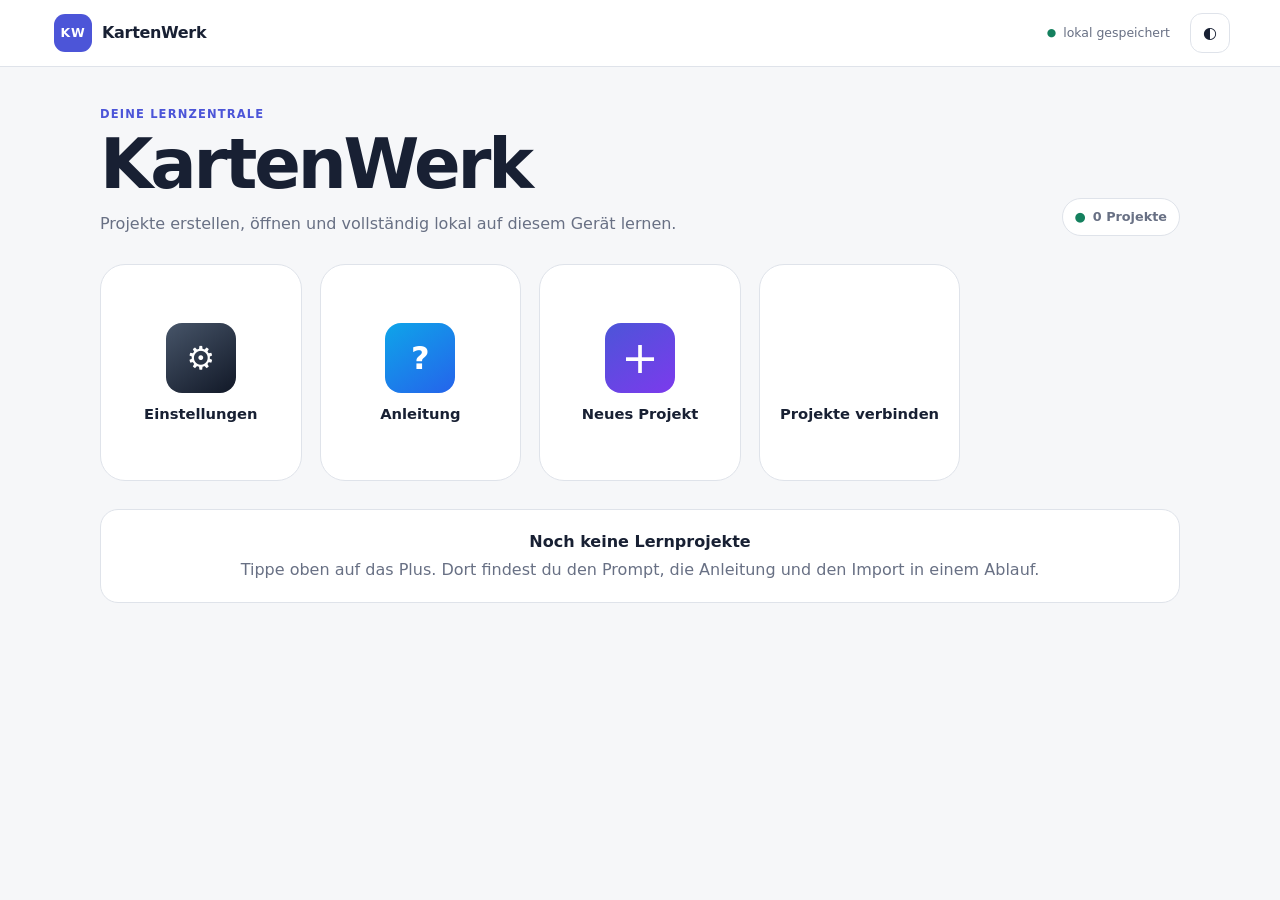
<file: index.html>
<!doctype html>
<html lang="de">
<head>
  <meta charset="utf-8">
  <meta name="viewport" content="width=device-width, initial-scale=1">
  <meta name="theme-color" content="#4f46e5">
  <meta name="apple-mobile-web-app-capable" content="yes">
  <meta name="apple-mobile-web-app-status-bar-style" content="default">
  <meta name="apple-mobile-web-app-title" content="KartenWerk">
  <meta name="description" content="Lokale Karteikarten aus ChatGPT-Ausgaben erstellen, ordnen und lernen.">
  <title>KartenWerk – lokale Karteikarten</title>
  <link rel="manifest" href="manifest.webmanifest">
  <link rel="icon" href="icon.svg" type="image/svg+xml">
  <link rel="stylesheet" href="styles.css">
</head>
<body>
  <div class="app-shell">
    <header class="topbar">
      <button class="brand" id="homeButton" type="button" aria-label="Zur Startseite">
        <span class="brand-mark" aria-hidden="true">KW</span>
        <span>
          <strong>KartenWerk</strong>
          <small>Lokal. Übersichtlich. Ohne Konto.</small>
        </span>
      </button>
      <div class="topbar-actions">
        <span class="storage-badge" title="Alle Daten bleiben in diesem Browser">
          <span aria-hidden="true">●</span> lokal gespeichert
        </span>
        <button class="icon-button" id="themeToggle" type="button" aria-label="Farbschema wechseln" title="Farbschema wechseln">◐</button>
      </div>
    </header>

    <main id="app" tabindex="-1"></main>
  </div>

  <div class="toast-region" id="toastRegion" aria-live="polite" aria-atomic="true"></div>

  <dialog id="appDialog" class="app-dialog" aria-labelledby="appDialogTitle"></dialog>

  <dialog id="modeInfoDialog" class="mode-info-dialog" aria-labelledby="modeInfoTitle"></dialog>

  <dialog id="confirmDialog" class="dialog">
    <form method="dialog" class="dialog-card">
      <h2 id="confirmTitle">Bestätigen</h2>
      <p id="confirmMessage"></p>
      <div class="dialog-actions">
        <button class="button ghost" value="cancel">Abbrechen</button>
        <button class="button danger" value="confirm">Löschen</button>
      </div>
    </form>
  </dialog>

  <noscript>
    <div class="noscript">Diese Anwendung benötigt JavaScript.</div>
  </noscript>
  <script src="rich-content.js" defer></script>
  <script src="app.js" defer></script>
</body>
</html>
</file>
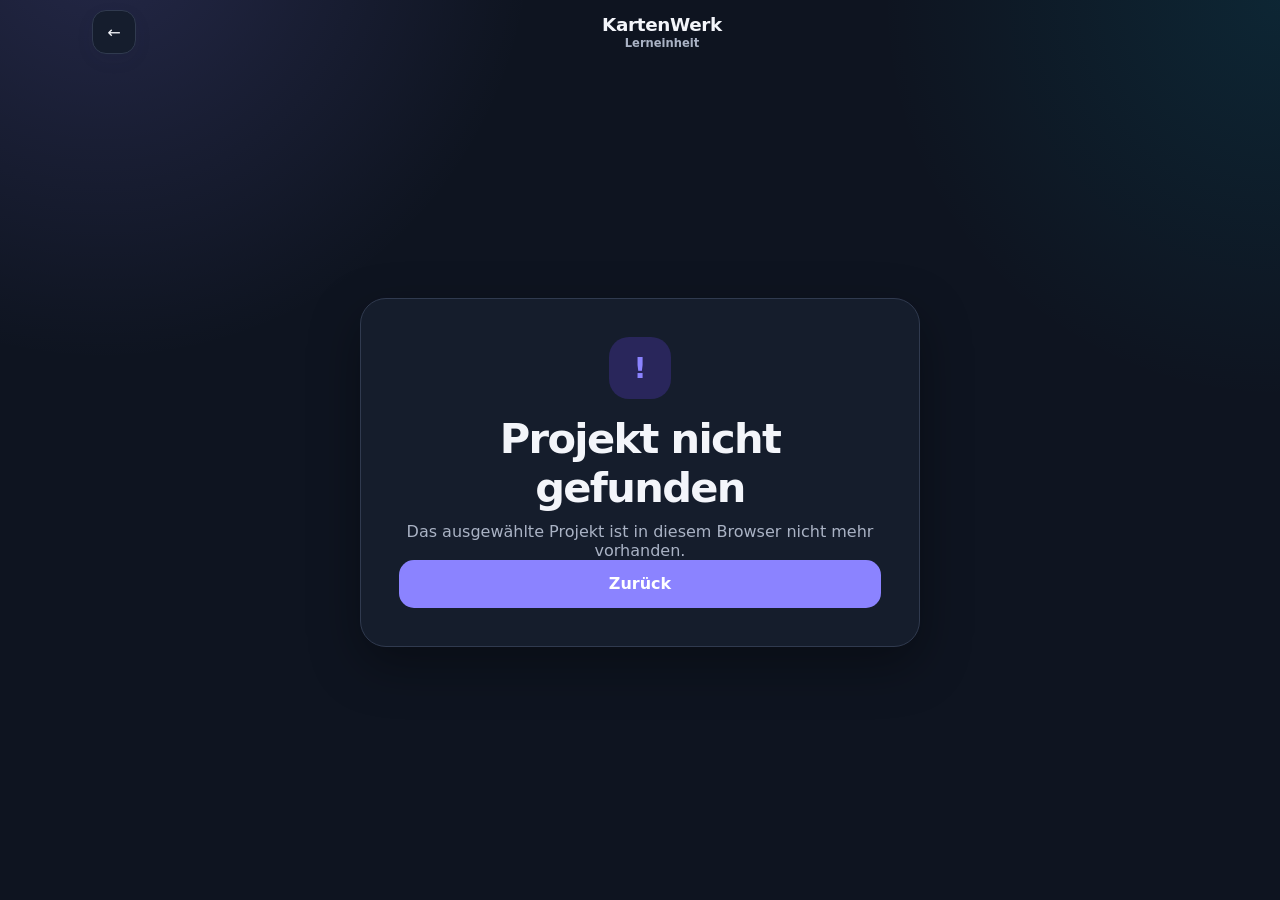
<file: study.html>
<!doctype html>
<html lang="de">
<head>
  <meta charset="utf-8">
  <meta name="viewport" content="width=device-width, initial-scale=1, viewport-fit=cover, maximum-scale=1">
  <meta name="theme-color" content="#4f46e5">
  <meta name="apple-mobile-web-app-capable" content="yes">
  <meta name="apple-mobile-web-app-status-bar-style" content="default">
  <title>KartenWerk – Lerneinheit</title>
  <link rel="icon" href="icon.svg" type="image/svg+xml">
  <link rel="stylesheet" href="study.css">
</head>
<body>
  <main id="studyApp" class="session-app" aria-live="polite"></main>
  <div class="session-toast" id="sessionToast" aria-live="polite"></div>
  <script src="rich-content.js" defer></script>
  <script src="study.js" defer></script>
</body>
</html>
</file>
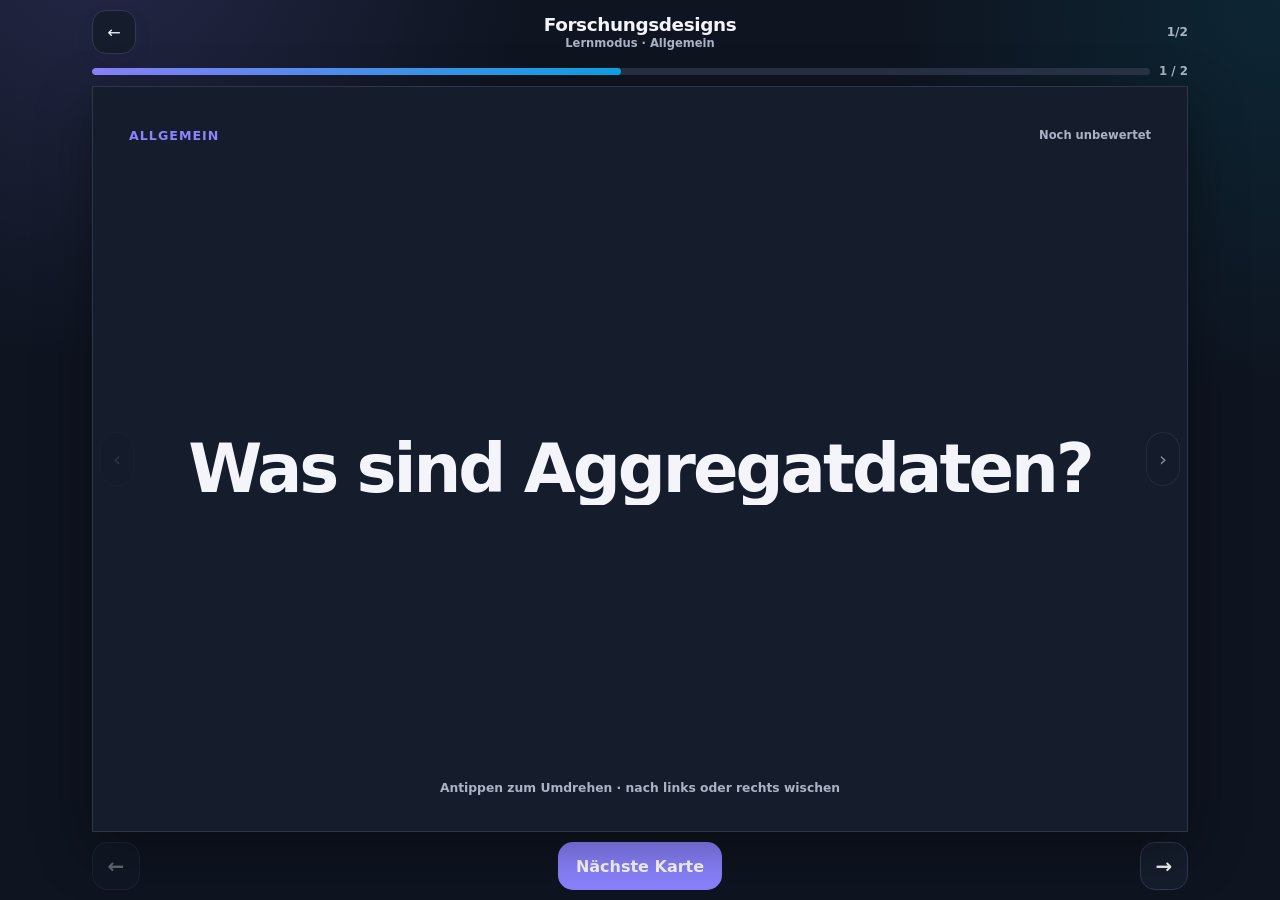
<file: test-rich.html>
<!doctype html><meta charset="utf-8"><script>
localStorage.setItem('kartenwerk.projects.v1', "[{\"id\": \"project-test\", \"version\": 2, \"title\": \"Forschungsdesigns\", \"sections\": [{\"id\": \"section-allgemein\", \"title\": \"Allgemein\", \"cards\": [{\"id\": \"card-legacy\", \"front\": \"Was sind Aggregatdaten?\", \"back\": \"\u2022\\\\nAggregatdaten: Daten auf Regionalebene, L\u00e4nderebene\\\\n\u2022\\\\nBei der Aggregatdatenanalyse werden Zusammenh\u00e4nge auf der Makroebene betrachtet\\\\n\u2022\\\\nAggregatdaten werden durch Datenbanken von Institutionen bereitgestellt\"}, {\"id\": \"card-table\", \"front\": \"Welche Zeitdimensionen gibt es?\", \"back\": [{\"type\": \"paragraph\", \"text\": \"Zeitdimensionen unterscheiden sich danach, wie oft und bei wem gemessen wird.\"}, {\"type\": \"table\", \"headers\": [\"Design\", \"Kennzeichen\"], \"rows\": [[\"Querschnitt\", \"Messung zu einem Zeitpunkt\"], [\"Trendstudie\", \"Wiederholte Messung verschiedener Stichproben\"], [\"Panelstudie\", \"Wiederholte Messung derselben Untersuchungseinheiten\"]]}]}]}], \"progress\": {}, \"createdAt\": \"2026-07-16T00:00:00.000Z\", \"updatedAt\": \"2026-07-16T00:00:00.000Z\"}]");
localStorage.setItem('kartenwerk.theme.v1','dark');
location.replace('study.html?project=project-test&mode=learn&sections=section-allgemein');
</script>
</file>
<file: styles.css>
:root {
  color-scheme: light;
  --bg: #f4f6fb;
  --surface: #ffffff;
  --surface-2: #eef2ff;
  --surface-3: #f8fafc;
  --text: #172033;
  --muted: #667085;
  --line: #d8deea;
  --primary: #4f46e5;
  --primary-strong: #3730a3;
  --primary-soft: #e9e8ff;
  --success: #14805e;
  --success-soft: #e5f7f0;
  --danger: #c23b45;
  --danger-soft: #fff0f1;
  --warning: #9a6700;
  --warning-soft: #fff7d6;
  --shadow: 0 18px 50px rgba(37, 48, 80, 0.10);
  --shadow-soft: 0 8px 24px rgba(37, 48, 80, 0.08);
  --radius-xl: 24px;
  --radius-lg: 18px;
  --radius-md: 13px;
  --radius-sm: 9px;
  --content: 1180px;
  --transition: 180ms ease;
}

:root[data-theme="dark"] {
  color-scheme: dark;
  --bg: #0e1420;
  --surface: #151d2c;
  --surface-2: #20274a;
  --surface-3: #111827;
  --text: #f3f5fa;
  --muted: #aab3c5;
  --line: #303a4f;
  --primary: #8b83ff;
  --primary-strong: #b9b4ff;
  --primary-soft: #29265b;
  --success: #58d0a6;
  --success-soft: #153c32;
  --danger: #ff8690;
  --danger-soft: #48242a;
  --warning: #ffd166;
  --warning-soft: #443914;
  --shadow: 0 18px 50px rgba(0, 0, 0, 0.28);
  --shadow-soft: 0 8px 24px rgba(0, 0, 0, 0.20);
}

* { box-sizing: border-box; }
html { min-height: 100%; scroll-behavior: smooth; }
body {
  min-height: 100vh;
  margin: 0;
  background:
    radial-gradient(circle at 5% -10%, color-mix(in srgb, var(--primary) 16%, transparent), transparent 28rem),
    radial-gradient(circle at 95% 0%, color-mix(in srgb, #06b6d4 11%, transparent), transparent 26rem),
    var(--bg);
  color: var(--text);
  font-family: Inter, ui-sans-serif, system-ui, -apple-system, BlinkMacSystemFont, "Segoe UI", sans-serif;
  line-height: 1.5;
}
button, input, textarea, select { font: inherit; }
button { color: inherit; }
button:focus-visible, input:focus-visible, textarea:focus-visible, select:focus-visible, [tabindex]:focus-visible {
  outline: 3px solid color-mix(in srgb, var(--primary) 35%, transparent);
  outline-offset: 2px;
}

.app-shell { min-height: 100vh; }
.topbar {
  position: sticky;
  z-index: 30;
  top: 0;
  display: flex;
  align-items: center;
  justify-content: space-between;
  min-height: 72px;
  padding: 10px max(20px, calc((100vw - var(--content)) / 2));
  border-bottom: 1px solid color-mix(in srgb, var(--line) 78%, transparent);
  background: color-mix(in srgb, var(--surface) 86%, transparent);
  backdrop-filter: blur(16px);
}
.brand {
  display: flex;
  align-items: center;
  gap: 12px;
  padding: 4px;
  border: 0;
  background: none;
  cursor: pointer;
  text-align: left;
}
.brand-mark {
  display: grid;
  width: 44px;
  height: 44px;
  place-items: center;
  border-radius: 14px;
  background: linear-gradient(145deg, var(--primary), #0ea5e9);
  color: white;
  font-size: 0.78rem;
  font-weight: 900;
  letter-spacing: 0.06em;
  box-shadow: 0 8px 18px color-mix(in srgb, var(--primary) 25%, transparent);
}
.brand strong, .brand small { display: block; }
.brand strong { font-size: 1rem; letter-spacing: -0.02em; }
.brand small { margin-top: 1px; color: var(--muted); font-size: 0.74rem; }
.topbar-actions { display: flex; align-items: center; gap: 10px; }
.storage-badge {
  display: inline-flex;
  align-items: center;
  gap: 7px;
  padding: 7px 10px;
  border: 1px solid var(--line);
  border-radius: 999px;
  background: var(--surface-3);
  color: var(--muted);
  font-size: 0.78rem;
}
.storage-badge span { color: var(--success); font-size: 0.68rem; }
.icon-button {
  display: grid;
  width: 40px;
  height: 40px;
  place-items: center;
  border: 1px solid var(--line);
  border-radius: 12px;
  background: var(--surface);
  cursor: pointer;
  transition: transform var(--transition), border-color var(--transition), background var(--transition);
}
.icon-button:hover { transform: translateY(-1px); border-color: var(--primary); background: var(--primary-soft); }

main {
  width: min(var(--content), calc(100% - 32px));
  margin: 0 auto;
  padding: 44px 0 70px;
}

.hero {
  display: grid;
  grid-template-columns: minmax(0, 1.15fr) minmax(300px, 0.85fr);
  gap: 24px;
  align-items: stretch;
  margin-bottom: 28px;
}
.hero-copy, .hero-card, .panel, .project-card, .study-shell {
  border: 1px solid color-mix(in srgb, var(--line) 88%, transparent);
  background: color-mix(in srgb, var(--surface) 97%, transparent);
  box-shadow: var(--shadow-soft);
}
.hero-copy {
  padding: clamp(28px, 5vw, 54px);
  border-radius: var(--radius-xl);
}
.eyebrow {
  display: inline-flex;
  gap: 7px;
  align-items: center;
  margin: 0 0 14px;
  color: var(--primary);
  font-size: 0.82rem;
  font-weight: 800;
  letter-spacing: 0.08em;
  text-transform: uppercase;
}
.hero h1 {
  max-width: 780px;
  margin: 0;
  font-size: clamp(2.1rem, 5vw, 4.6rem);
  line-height: 0.98;
  letter-spacing: -0.055em;
}
.hero-copy > p:not(.eyebrow) {
  max-width: 670px;
  margin: 22px 0 0;
  color: var(--muted);
  font-size: clamp(1rem, 1.6vw, 1.16rem);
}
.hero-pills { display: flex; flex-wrap: wrap; gap: 8px; margin-top: 26px; }
.pill {
  padding: 8px 12px;
  border: 1px solid var(--line);
  border-radius: 999px;
  background: var(--surface-3);
  color: var(--muted);
  font-size: 0.82rem;
  font-weight: 700;
}
.hero-card {
  position: relative;
  overflow: hidden;
  display: flex;
  min-height: 310px;
  flex-direction: column;
  justify-content: space-between;
  padding: 28px;
  border-radius: var(--radius-xl);
  background:
    linear-gradient(150deg, color-mix(in srgb, var(--primary) 12%, var(--surface)), var(--surface));
}
.hero-card::after {
  content: "§§§";
  position: absolute;
  right: -10px;
  bottom: -34px;
  color: color-mix(in srgb, var(--primary) 11%, transparent);
  font-size: 8rem;
  font-weight: 900;
  letter-spacing: -0.15em;
  pointer-events: none;
}
.hero-card h2 { margin: 0 0 8px; font-size: 1.4rem; letter-spacing: -0.025em; }
.hero-card p { margin: 0; color: var(--muted); }
.flow-list { display: grid; gap: 12px; margin-top: 24px; }
.flow-item { display: grid; grid-template-columns: 30px 1fr; gap: 10px; align-items: center; }
.flow-number {
  display: grid;
  width: 30px;
  height: 30px;
  place-items: center;
  border-radius: 10px;
  background: var(--primary-soft);
  color: var(--primary);
  font-weight: 900;
}
.flow-item strong { display: block; font-size: 0.92rem; }
.flow-item small { color: var(--muted); }

.grid-2 { display: grid; grid-template-columns: repeat(2, minmax(0, 1fr)); gap: 22px; }
.panel { padding: 24px; border-radius: var(--radius-lg); }
.panel-header { display: flex; align-items: flex-start; justify-content: space-between; gap: 16px; margin-bottom: 18px; }
.panel-header h2, .panel-header h3 { margin: 0; font-size: 1.25rem; letter-spacing: -0.025em; }
.panel-header p { margin: 4px 0 0; color: var(--muted); font-size: 0.9rem; }
.label { display: block; margin-bottom: 7px; font-size: 0.85rem; font-weight: 800; }
.input, .textarea, .select {
  width: 100%;
  border: 1px solid var(--line);
  border-radius: var(--radius-md);
  background: var(--surface-3);
  color: var(--text);
  transition: border-color var(--transition), box-shadow var(--transition), background var(--transition);
}
.input, .select { min-height: 46px; padding: 10px 13px; }
.textarea { min-height: 220px; resize: vertical; padding: 13px; line-height: 1.55; }
.input:hover, .textarea:hover, .select:hover { border-color: color-mix(in srgb, var(--primary) 45%, var(--line)); }
.input:focus, .textarea:focus, .select:focus { border-color: var(--primary); background: var(--surface); }
.field + .field { margin-top: 15px; }
.field-help { margin: 7px 0 0; color: var(--muted); font-size: 0.8rem; }

.button-row { display: flex; flex-wrap: wrap; gap: 10px; margin-top: 16px; }
.button {
  display: inline-flex;
  min-height: 43px;
  align-items: center;
  justify-content: center;
  gap: 8px;
  padding: 9px 15px;
  border: 1px solid transparent;
  border-radius: 12px;
  background: var(--primary);
  color: white;
  font-weight: 800;
  cursor: pointer;
  text-decoration: none;
  transition: transform var(--transition), filter var(--transition), background var(--transition), border-color var(--transition);
}
.button:hover { transform: translateY(-1px); filter: brightness(1.05); }
.button:active { transform: translateY(0); }
.button.secondary { background: var(--text); color: var(--surface); }
.button.ghost { border-color: var(--line); background: var(--surface); color: var(--text); }
.button.soft { background: var(--primary-soft); color: var(--primary-strong); }
.button.success { background: var(--success); }
.button.danger { background: var(--danger); }
.button.small { min-height: 36px; padding: 7px 11px; border-radius: 10px; font-size: 0.84rem; }
.button:disabled { opacity: 0.48; cursor: not-allowed; transform: none; filter: none; }

.prompt-preview {
  position: relative;
  max-height: 260px;
  overflow: auto;
  padding: 16px;
  border: 1px dashed color-mix(in srgb, var(--primary) 45%, var(--line));
  border-radius: 14px;
  background: var(--surface-3);
  color: var(--muted);
  font: 0.82rem/1.55 ui-monospace, SFMono-Regular, Menlo, Consolas, monospace;
  white-space: pre-wrap;
}
.import-tabs { display: flex; gap: 8px; margin-bottom: 14px; }
.tab-button {
  padding: 8px 12px;
  border: 1px solid var(--line);
  border-radius: 10px;
  background: var(--surface-3);
  color: var(--muted);
  font-weight: 800;
  cursor: pointer;
}
.tab-button.active { border-color: var(--primary); background: var(--primary-soft); color: var(--primary-strong); }
.dropzone {
  display: grid;
  min-height: 220px;
  place-items: center;
  padding: 28px;
  border: 2px dashed var(--line);
  border-radius: 16px;
  background: var(--surface-3);
  text-align: center;
  cursor: pointer;
  transition: border-color var(--transition), background var(--transition);
}
.dropzone.dragging, .dropzone:hover { border-color: var(--primary); background: var(--primary-soft); }
.dropzone strong { display: block; margin-bottom: 5px; }
.dropzone span { color: var(--muted); font-size: 0.86rem; }
.hidden { display: none !important; }

.section-heading { display: flex; align-items: flex-end; justify-content: space-between; gap: 16px; margin: 38px 0 14px; }
.section-heading h2 { margin: 0; font-size: 1.5rem; letter-spacing: -0.03em; }
.section-heading p { margin: 4px 0 0; color: var(--muted); }
.project-grid { display: grid; grid-template-columns: repeat(3, minmax(0, 1fr)); gap: 16px; }
.project-card { display: flex; min-height: 200px; flex-direction: column; padding: 20px; border-radius: var(--radius-lg); }
.project-card-top { display: flex; align-items: flex-start; justify-content: space-between; gap: 12px; }
.project-icon {
  display: grid;
  width: 44px;
  height: 44px;
  place-items: center;
  border-radius: 13px;
  background: var(--primary-soft);
  color: var(--primary);
  font-weight: 900;
}
.project-card h3 { margin: 17px 0 5px; font-size: 1.08rem; letter-spacing: -0.02em; }
.project-meta { margin: 0; color: var(--muted); font-size: 0.84rem; }
.project-card-footer { display: flex; align-items: center; justify-content: space-between; gap: 8px; margin-top: auto; padding-top: 20px; }
.empty-state {
  grid-column: 1 / -1;
  padding: 40px 24px;
  border: 1px dashed var(--line);
  border-radius: var(--radius-lg);
  color: var(--muted);
  text-align: center;
}
.empty-state strong { display: block; margin-bottom: 5px; color: var(--text); }
.kebab {
  width: 34px;
  height: 34px;
  border: 1px solid var(--line);
  border-radius: 10px;
  background: var(--surface-3);
  cursor: pointer;
}

.study-header { display: flex; align-items: flex-start; justify-content: space-between; gap: 20px; margin-bottom: 20px; }
.breadcrumb { margin-bottom: 8px; color: var(--muted); font-size: 0.84rem; }
.breadcrumb button { padding: 0; border: 0; background: none; color: var(--primary); font-weight: 800; cursor: pointer; }
.study-header h1 { margin: 0; font-size: clamp(1.8rem, 4vw, 3rem); letter-spacing: -0.045em; }
.study-header p { margin: 8px 0 0; color: var(--muted); }
.study-layout { display: grid; grid-template-columns: 280px minmax(0, 1fr); gap: 18px; align-items: start; }
.sidebar {
  position: sticky;
  top: 92px;
  overflow: hidden;
  border: 1px solid var(--line);
  border-radius: var(--radius-lg);
  background: var(--surface);
  box-shadow: var(--shadow-soft);
}
.sidebar-head { padding: 17px 17px 12px; border-bottom: 1px solid var(--line); }
.sidebar-head strong { display: block; }
.sidebar-head small { color: var(--muted); }
.toc { max-height: calc(100vh - 230px); overflow: auto; padding: 10px; }
.toc-button {
  display: flex;
  width: 100%;
  align-items: center;
  justify-content: space-between;
  gap: 10px;
  padding: 10px 11px;
  border: 0;
  border-radius: 11px;
  background: transparent;
  color: var(--muted);
  cursor: pointer;
  text-align: left;
}
.toc-button:hover { background: var(--surface-3); color: var(--text); }
.toc-button.active { background: var(--primary-soft); color: var(--primary-strong); font-weight: 800; }
.count-badge { min-width: 26px; padding: 2px 7px; border-radius: 999px; background: color-mix(in srgb, var(--line) 65%, transparent); font-size: 0.75rem; text-align: center; }
.study-shell { padding: clamp(18px, 3vw, 28px); border-radius: var(--radius-xl); }
.study-toolbar { display: flex; flex-wrap: wrap; align-items: center; justify-content: space-between; gap: 12px; margin-bottom: 20px; }
.segmented { display: inline-flex; padding: 4px; border: 1px solid var(--line); border-radius: 13px; background: var(--surface-3); }
.segmented button {
  min-height: 36px;
  padding: 7px 12px;
  border: 0;
  border-radius: 9px;
  background: transparent;
  color: var(--muted);
  font-weight: 800;
  cursor: pointer;
}
.segmented button.active { background: var(--surface); color: var(--text); box-shadow: 0 3px 10px rgba(0,0,0,.08); }
.progress-wrap { flex: 1; min-width: 200px; max-width: 390px; }
.progress-meta { display: flex; justify-content: space-between; margin-bottom: 6px; color: var(--muted); font-size: 0.8rem; }
.progress-track { overflow: hidden; height: 8px; border-radius: 999px; background: var(--surface-3); }
.progress-bar { height: 100%; border-radius: inherit; background: linear-gradient(90deg, var(--primary), #0ea5e9); transition: width 240ms ease; }

.flashcard-stage { perspective: 1300px; }
.flashcard {
  position: relative;
  width: 100%;
  min-height: clamp(360px, 52vh, 540px);
  border: 0;
  background: transparent;
  cursor: pointer;
  transform-style: preserve-3d;
}
.flashcard-inner {
  position: absolute;
  inset: 0;
  transform-style: preserve-3d;
  transition: transform 480ms cubic-bezier(.2,.75,.2,1);
}
.flashcard.flipped .flashcard-inner { transform: rotateY(180deg); }
.card-face {
  position: absolute;
  inset: 0;
  display: flex;
  overflow: auto;
  flex-direction: column;
  align-items: center;
  justify-content: center;
  padding: clamp(28px, 6vw, 70px);
  border: 1px solid var(--line);
  border-radius: 22px;
  background:
    radial-gradient(circle at 90% 0%, color-mix(in srgb, var(--primary) 12%, transparent), transparent 18rem),
    var(--surface);
  box-shadow: var(--shadow);
  backface-visibility: hidden;
  text-align: center;
}
.card-face.back { transform: rotateY(180deg); background: radial-gradient(circle at 10% 0%, color-mix(in srgb, #06b6d4 12%, transparent), transparent 18rem), var(--surface); }
.card-kicker { margin-bottom: 16px; color: var(--primary); font-size: 0.78rem; font-weight: 900; letter-spacing: 0.1em; text-transform: uppercase; }
.card-face h2 { max-width: 760px; margin: 0; font-size: clamp(1.8rem, 5vw, 3.7rem); line-height: 1.1; letter-spacing: -0.04em; }
.card-answer { max-width: 820px; color: var(--text); font-size: clamp(1rem, 2.1vw, 1.28rem); text-align: left; white-space: pre-wrap; }
.card-answer p { margin: 0 0 0.9em; }
.card-answer ul, .card-answer ol { padding-left: 1.3em; }
.card-hint { position: absolute; right: 18px; bottom: 16px; color: var(--muted); font-size: 0.78rem; }
.learn-card .card-face { align-items: flex-start; justify-content: flex-start; text-align: left; }
.learn-card .card-face h2 { margin-bottom: 26px; font-size: clamp(1.7rem, 4vw, 3rem); }
.learn-card .card-answer { max-width: none; width: 100%; }
.study-nav { display: grid; grid-template-columns: 1fr auto 1fr; gap: 10px; align-items: center; margin-top: 18px; }
.study-nav .button:last-child { justify-self: end; }
.card-position { color: var(--muted); font-size: 0.86rem; font-weight: 800; }
.rating-row { display: flex; justify-content: center; gap: 10px; margin-top: 14px; }
.rating-row .button { min-width: 128px; }
.no-cards { display: grid; min-height: 420px; place-items: center; color: var(--muted); text-align: center; }

.manage-list { display: grid; gap: 10px; margin-top: 14px; }
.manage-item {
  display: grid;
  grid-template-columns: minmax(0, 1fr) auto;
  gap: 12px;
  align-items: center;
  padding: 13px 14px;
  border: 1px solid var(--line);
  border-radius: 13px;
  background: var(--surface-3);
}
.manage-item strong, .manage-item small { display: block; }
.manage-item small { margin-top: 2px; overflow: hidden; color: var(--muted); text-overflow: ellipsis; white-space: nowrap; }
.stats-row { display: grid; grid-template-columns: repeat(3, 1fr); gap: 10px; margin-top: 18px; }
.stat { padding: 14px; border: 1px solid var(--line); border-radius: 13px; background: var(--surface-3); }
.stat strong { display: block; font-size: 1.35rem; }
.stat span { color: var(--muted); font-size: 0.78rem; }

.notice { padding: 12px 14px; border-radius: 12px; font-size: 0.86rem; }
.notice.info { background: var(--primary-soft); color: var(--primary-strong); }
.notice.warning { background: var(--warning-soft); color: var(--warning); }
.notice.success { background: var(--success-soft); color: var(--success); }
.code-inline { padding: 2px 6px; border-radius: 6px; background: var(--surface-3); font: 0.9em ui-monospace, monospace; }

.toast-region { position: fixed; z-index: 100; right: 18px; bottom: 18px; display: grid; gap: 9px; width: min(360px, calc(100% - 36px)); }
.toast { padding: 12px 14px; border: 1px solid var(--line); border-radius: 12px; background: var(--surface); box-shadow: var(--shadow); animation: toast-in 220ms ease both; }
.toast strong { display: block; font-size: 0.88rem; }
.toast span { color: var(--muted); font-size: 0.8rem; }
@keyframes toast-in { from { opacity: 0; transform: translateY(8px); } }

.dialog { width: min(460px, calc(100% - 28px)); padding: 0; border: 0; border-radius: 20px; background: transparent; }
.dialog::backdrop { background: rgba(8, 12, 22, 0.56); backdrop-filter: blur(4px); }
.dialog-card { padding: 24px; border: 1px solid var(--line); border-radius: 20px; background: var(--surface); color: var(--text); box-shadow: var(--shadow); }
.dialog-card h2 { margin: 0 0 8px; }
.dialog-card p { margin: 0; color: var(--muted); }
.dialog-actions { display: flex; justify-content: flex-end; gap: 9px; margin-top: 22px; }
.noscript { margin: 20px; padding: 16px; background: var(--danger-soft); color: var(--danger); }

@media (max-width: 960px) {
  .hero, .grid-2 { grid-template-columns: 1fr; }
  .project-grid { grid-template-columns: repeat(2, minmax(0, 1fr)); }
  .study-layout { grid-template-columns: 1fr; }
  .sidebar { position: static; }
  .toc { display: flex; max-height: none; overflow-x: auto; padding: 8px; }
  .toc-button { min-width: max-content; }
}

@media (max-width: 640px) {
  main { width: min(100% - 20px, var(--content)); padding-top: 20px; }
  .topbar { min-height: 62px; padding: 8px 10px; }
  .brand small, .storage-badge { display: none; }
  .hero-copy, .hero-card, .panel, .study-shell { padding: 18px; border-radius: 18px; }
  .hero h1 { font-size: 2.45rem; }
  .project-grid { grid-template-columns: 1fr; }
  .study-header { align-items: stretch; flex-direction: column; }
  .study-header .button-row { margin-top: 0; }
  .study-toolbar { align-items: stretch; flex-direction: column; }
  .progress-wrap { max-width: none; }
  .flashcard { min-height: 470px; }
  .card-face { padding: 26px 20px 50px; }
  .card-face h2 { font-size: 2rem; }
  .study-nav { grid-template-columns: 1fr 1fr; }
  .study-nav .card-position { grid-column: 1 / -1; grid-row: 1; text-align: center; }
  .study-nav .button:last-child { justify-self: stretch; }
  .study-nav .button { width: 100%; }
  .rating-row { flex-direction: column; }
  .rating-row .button { width: 100%; }
  .stats-row { grid-template-columns: 1fr; }
}

@media (prefers-reduced-motion: reduce) {
  *, *::before, *::after { scroll-behavior: auto !important; transition-duration: 0.01ms !important; animation-duration: 0.01ms !important; animation-iteration-count: 1 !important; }
}

/* Mobile-first Startbildschirm */
.home-screen { max-width: 1080px; margin: 0 auto; }
.home-header {
  display: flex;
  align-items: flex-end;
  justify-content: space-between;
  gap: 20px;
  margin-bottom: 28px;
}
.home-header h1 {
  margin: 0;
  font-size: clamp(2.2rem, 6vw, 4.3rem);
  line-height: .98;
  letter-spacing: -.055em;
}
.home-header > div > p:last-child { max-width: 650px; margin: 13px 0 0; color: var(--muted); }
.home-storage {
  flex: 0 0 auto;
  display: inline-flex;
  align-items: center;
  gap: 7px;
  padding: 8px 12px;
  border: 1px solid var(--line);
  border-radius: 999px;
  background: var(--surface);
  color: var(--muted);
  font-size: .8rem;
  font-weight: 800;
}
.home-storage span { color: var(--success); }
.app-grid {
  display: grid;
  grid-template-columns: repeat(5, minmax(0, 1fr));
  gap: 18px;
  align-items: start;
}
.app-tile {
  position: relative;
  display: flex;
  width: 100%;
  min-width: 0;
  aspect-ratio: 1 / 1.08;
  flex-direction: column;
  align-items: center;
  justify-content: center;
  gap: 12px;
  padding: 14px 10px;
  border: 1px solid color-mix(in srgb, var(--line) 88%, transparent);
  border-radius: 25px;
  background: color-mix(in srgb, var(--surface) 97%, transparent);
  box-shadow: var(--shadow-soft);
  cursor: pointer;
  text-align: center;
  -webkit-tap-highlight-color: transparent;
  touch-action: manipulation;
  transition: transform var(--transition), border-color var(--transition), box-shadow var(--transition);
}
.app-tile:hover { transform: translateY(-3px); border-color: color-mix(in srgb, var(--primary) 48%, var(--line)); box-shadow: var(--shadow); }
.app-tile:active { transform: scale(.975); }
.tile-icon {
  display: grid;
  width: clamp(54px, 6vw, 70px);
  height: clamp(54px, 6vw, 70px);
  place-items: center;
  border-radius: 21px;
  color: white;
  font-size: clamp(1.5rem, 3vw, 2rem);
  font-weight: 900;
  box-shadow: 0 12px 24px rgba(37, 48, 80, .16);
}
.tile-icon-settings { background: linear-gradient(145deg, #475569, #111827); }
.tile-icon-help { background: linear-gradient(145deg, #0ea5e9, #2563eb); }
.tile-icon-add { background: linear-gradient(145deg, var(--primary), #7c3aed); font-size: 2.8rem; font-weight: 400; }
.tile-title {
  display: -webkit-box;
  overflow: hidden;
  max-width: 100%;
  color: var(--text);
  font-size: .92rem;
  font-weight: 850;
  line-height: 1.18;
  overflow-wrap: anywhere;
  -webkit-box-orient: vertical;
  -webkit-line-clamp: 2;
}
.tile-meta {
  display: -webkit-box;
  overflow: hidden;
  color: var(--muted);
  font-size: .72rem;
  line-height: 1.25;
  -webkit-box-orient: vertical;
  -webkit-line-clamp: 2;
}
.app-project { position: relative; min-width: 0; }
.app-project .app-tile { height: 100%; }
.project-tile { justify-content: flex-start; padding-top: 19px; }
.project-tile-icon { color: white; letter-spacing: .03em; }
.project-tone-1 .project-tile-icon { background: linear-gradient(145deg, #4f46e5, #7c3aed); }
.project-tone-2 .project-tile-icon { background: linear-gradient(145deg, #0284c7, #06b6d4); }
.project-tone-3 .project-tile-icon { background: linear-gradient(145deg, #059669, #22c55e); }
.project-tone-4 .project-tile-icon { background: linear-gradient(145deg, #d97706, #f59e0b); }
.project-tone-5 .project-tile-icon { background: linear-gradient(145deg, #db2777, #f43f5e); }
.project-tone-6 .project-tile-icon { background: linear-gradient(145deg, #475569, #0f172a); }
.project-tile-menu {
  position: absolute;
  z-index: 2;
  top: 8px;
  right: 8px;
  display: grid;
  width: 32px;
  height: 32px;
  place-items: center;
  border: 1px solid var(--line);
  border-radius: 50%;
  background: color-mix(in srgb, var(--surface) 92%, transparent);
  color: var(--muted);
  font-size: 1.25rem;
  cursor: pointer;
  -webkit-tap-highlight-color: transparent;
}
.project-tile-menu:hover { color: var(--danger); border-color: var(--danger); }
.home-empty-hint {
  margin-top: 28px;
  padding: 20px;
  border: 1px dashed var(--line);
  border-radius: 18px;
  background: color-mix(in srgb, var(--surface) 78%, transparent);
  color: var(--muted);
  text-align: center;
}
.home-empty-hint strong { display: block; margin-bottom: 4px; color: var(--text); }

/* App-Dialoge */
.app-dialog {
  width: min(920px, calc(100% - 28px));
  max-width: none;
  max-height: min(92dvh, 900px);
  overflow: auto;
  padding: 0;
  border: 0;
  border-radius: 24px;
  background: transparent;
  color: var(--text);
}
.app-dialog::backdrop { background: rgba(8, 12, 22, .62); backdrop-filter: blur(5px); }
.app-dialog-card {
  overflow: hidden;
  padding: 26px;
  border: 1px solid var(--line);
  border-radius: 24px;
  background: var(--surface);
  box-shadow: var(--shadow);
}
.compact-dialog { width: min(620px, calc(100% - 28px)); }
.dialog-header {
  display: flex;
  align-items: flex-start;
  justify-content: space-between;
  gap: 18px;
  margin-bottom: 24px;
}
.dialog-header h2 { margin: 0; font-size: clamp(1.65rem, 4vw, 2.3rem); letter-spacing: -.04em; }
.dialog-header .eyebrow { margin-bottom: 5px; }
.dialog-close {
  flex: 0 0 auto;
  display: grid;
  width: 44px;
  height: 44px;
  place-items: center;
  border: 1px solid var(--line);
  border-radius: 14px;
  background: var(--surface-3);
  color: var(--muted);
  font-size: 1.65rem;
  line-height: 1;
  cursor: pointer;
}
.dialog-close:hover { color: var(--text); border-color: var(--primary); }
.sticky-dialog-header { position: sticky; z-index: 5; top: -26px; padding: 22px 0 15px; background: var(--surface); }
.settings-section + .settings-section { margin-top: 26px; padding-top: 24px; border-top: 1px solid var(--line); }
.settings-section h3 { margin: 0 0 8px; }
.settings-section p { margin: 0 0 16px; color: var(--muted); }
.theme-choice, .format-choice { display: grid; grid-template-columns: repeat(2, minmax(0, 1fr)); gap: 10px; }
.choice-button {
  min-height: 48px;
  padding: 10px 14px;
  border: 1px solid var(--line);
  border-radius: 13px;
  background: var(--surface-3);
  color: var(--muted);
  font-weight: 850;
  cursor: pointer;
}
.choice-button.active { border-color: var(--primary); background: var(--primary-soft); color: var(--primary-strong); }
.settings-actions { display: grid; gap: 10px; }
.settings-actions .button, .file-button { width: 100%; }
.file-button { cursor: pointer; }
.full-width { width: 100%; margin-top: 18px; }
.instruction-list { display: grid; gap: 12px; margin-bottom: 18px; }
.instruction-card {
  display: grid;
  grid-template-columns: 42px minmax(0, 1fr);
  gap: 13px;
  align-items: start;
  padding: 16px;
  border: 1px solid var(--line);
  border-radius: 16px;
  background: var(--surface-3);
}
.instruction-card > span, .flow-step-number {
  display: grid;
  width: 38px;
  height: 38px;
  place-items: center;
  border-radius: 12px;
  background: var(--primary-soft);
  color: var(--primary-strong);
  font-weight: 900;
}
.instruction-card h3 { margin: 0 0 4px; }
.instruction-card p { margin: 0; color: var(--muted); }
.create-dialog-card { padding: 26px 30px 32px; }
.create-flow { display: grid; gap: 18px; }
.flow-step {
  display: grid;
  grid-template-columns: 42px minmax(0, 1fr);
  gap: 16px;
  padding: 20px;
  border: 1px solid var(--line);
  border-radius: 19px;
  background: var(--surface-3);
}
.flow-step-content { min-width: 0; }
.flow-step h3 { margin: 2px 0 5px; font-size: 1.15rem; }
.flow-step-content > p { margin: 0 0 15px; color: var(--muted); }
.prompt-details { margin-top: 14px; }
.prompt-details summary { padding: 11px 13px; border: 1px solid var(--line); border-radius: 12px; background: var(--surface); font-weight: 850; cursor: pointer; }
.prompt-details[open] summary { margin-bottom: 10px; }
.prompt-details .prompt-preview { max-height: 280px; margin: 0; background: var(--surface); }
.optional { color: var(--muted); font-weight: 500; }
.source-textarea { min-height: 120px; }
.import-textarea { min-height: 220px; }
.dropzone-icon { display: grid; width: 50px; height: 50px; margin: 0 auto 12px; place-items: center; border-radius: 16px; background: var(--primary-soft); color: var(--primary); font-size: 1.8rem; font-weight: 900; }
.mobile-dropzone { min-height: 190px; }
.import-step .import-tabs { margin-top: 16px; }

/* zusätzliche mobile Lernoptimierung */
@media (max-width: 1050px) {
  .app-grid { grid-template-columns: repeat(4, minmax(0, 1fr)); }
}

@media (max-width: 760px) {
  body { padding-bottom: env(safe-area-inset-bottom); }
  main { width: min(100% - 22px, var(--content)); padding: 24px 0 calc(42px + env(safe-area-inset-bottom)); }
  .topbar { padding-left: max(10px, env(safe-area-inset-left)); padding-right: max(10px, env(safe-area-inset-right)); }
  .topbar .icon-button { display: none; }
  .home-header { align-items: flex-start; flex-direction: column; gap: 12px; margin-bottom: 20px; }
  .home-header h1 { font-size: 2.55rem; }
  .home-header > div > p:last-child { font-size: .92rem; }
  .home-storage { align-self: flex-start; }
  .app-grid { grid-template-columns: repeat(3, minmax(0, 1fr)); gap: 10px; }
  .app-tile { aspect-ratio: 1 / 1.16; gap: 8px; padding: 10px 6px; border-radius: 19px; }
  .tile-icon { width: clamp(48px, 15vw, 60px); height: clamp(48px, 15vw, 60px); border-radius: 18px; font-size: 1.55rem; }
  .tile-icon-add { font-size: 2.35rem; }
  .tile-title { font-size: clamp(.72rem, 3.1vw, .84rem); }
  .tile-meta { font-size: .64rem; }
  .project-tile { padding-top: 14px; }
  .project-tile-menu { top: 5px; right: 5px; width: 28px; height: 28px; font-size: 1.05rem; }

  .app-dialog, .compact-dialog, .create-dialog {
    width: 100%;
    height: 100dvh;
    max-height: 100dvh;
    margin: 0;
    border-radius: 0;
  }
  .app-dialog-card, .create-dialog-card {
    min-height: 100dvh;
    padding: 18px 14px calc(28px + env(safe-area-inset-bottom));
    border: 0;
    border-radius: 0;
  }
  .dialog-header { margin-bottom: 18px; }
  .sticky-dialog-header { top: -18px; padding: calc(14px + env(safe-area-inset-top)) 0 12px; }
  .flow-step { grid-template-columns: 34px minmax(0, 1fr); gap: 10px; padding: 15px 12px; border-radius: 16px; }
  .flow-step-number, .instruction-card > span { width: 32px; height: 32px; border-radius: 10px; }
  .format-choice, .theme-choice { gap: 8px; }
  .choice-button { padding: 9px 8px; font-size: .86rem; }
  .mobile-stack { display: grid; grid-template-columns: 1fr; }
  .mobile-stack .button { width: 100%; }
  .textarea { font-size: 16px; }
  .mobile-dropzone { min-height: 155px; padding: 20px 12px; }
  .toast-region { right: 10px; bottom: calc(10px + env(safe-area-inset-bottom)); width: calc(100% - 20px); }

  .study-header h1 { font-size: 2rem; }
  .study-header .button-row { display: grid; grid-template-columns: repeat(3, minmax(0, 1fr)); gap: 7px; }
  .study-header .button-row .button { min-width: 0; padding-inline: 7px; font-size: .74rem; }
  .sidebar { border-radius: 15px; }
  .sidebar-head { padding: 12px 13px 8px; }
  .toc { scrollbar-width: none; }
  .toc::-webkit-scrollbar { display: none; }
  .toc-button { min-height: 44px; }
  .study-shell { padding: 14px; }
  .segmented { display: grid; width: 100%; grid-template-columns: 1fr 1fr; }
  .segmented button { min-height: 42px; }
  .flashcard { min-height: min(58dvh, 520px); }
  .card-face { padding: 24px 17px 48px; border-radius: 18px; }
  .card-face h2 { font-size: clamp(1.55rem, 7vw, 2.15rem); }
  .card-answer { font-size: 1rem; line-height: 1.55; }
  .learn-card .card-face h2 { margin-bottom: 20px; font-size: clamp(1.45rem, 6.5vw, 2rem); }
  .card-hint { right: 12px; bottom: 12px; }
  .stats-row { grid-template-columns: repeat(3, 1fr); gap: 6px; }
  .stat { padding: 10px 6px; text-align: center; }
  .stat strong { font-size: 1.15rem; }
  .stat span { font-size: .68rem; }
}

@media (max-width: 360px) {
  .app-grid { gap: 7px; }
  .app-tile { border-radius: 16px; }
  .tile-icon { width: 45px; height: 45px; border-radius: 15px; }
  .tile-title { font-size: .68rem; }
  .tile-meta { display: none; }
}

@media (prefers-reduced-motion: reduce) {
  *, *::before, *::after {
    scroll-behavior: auto !important;
    transition-duration: 0.01ms !important;
    animation-duration: 0.01ms !important;
    animation-iteration-count: 1 !important;
  }
}

/* Projektzentrale und Auswahl der Lerneinheit */
.project-hub { width: min(940px, 100%); margin: 0 auto; }
.project-hub-header { margin-bottom: 18px; }
.project-back {
  padding: 7px 0;
  border: 0;
  background: transparent;
  color: var(--primary);
  font-weight: 850;
  cursor: pointer;
}
.project-title-row {
  display: flex;
  align-items: flex-end;
  justify-content: space-between;
  gap: 18px;
  margin-top: 9px;
}
.project-title-row h1 { margin: 0; font-size: clamp(2rem, 6vw, 3.5rem); line-height: 1.04; letter-spacing: -.05em; }
.project-title-row p:not(.eyebrow) { margin: 9px 0 0; color: var(--muted); }
.project-title-row .eyebrow { margin-bottom: 7px; }
.project-tools { display: flex; gap: 7px; flex: 0 0 auto; }
.icon-action {
  display: grid;
  width: 42px;
  height: 42px;
  place-items: center;
  border: 1px solid var(--line);
  border-radius: 13px;
  background: var(--surface);
  font-size: 1.05rem;
  font-weight: 900;
  cursor: pointer;
  box-shadow: var(--shadow-soft);
}
.icon-action:hover { border-color: var(--primary); background: var(--primary-soft); }
.danger-icon:hover { border-color: var(--danger); background: var(--danger-soft); color: var(--danger); }
.project-hub-grid { display: grid; gap: 16px; }
.project-launch-panel, .project-index-panel {
  padding: clamp(17px, 3vw, 25px);
  border: 1px solid var(--line);
  border-radius: var(--radius-xl);
  background: color-mix(in srgb, var(--surface) 97%, transparent);
  box-shadow: var(--shadow-soft);
}
.launch-intro, .project-index-heading { display: flex; align-items: center; gap: 13px; }
.launch-icon, .project-index-heading > span {
  display: grid;
  width: 45px;
  height: 45px;
  flex: 0 0 auto;
  place-items: center;
  border-radius: 14px;
  background: var(--primary-soft);
  color: var(--primary);
  font-size: 1.15rem;
  font-weight: 900;
}
.launch-intro h2, .project-index-heading h2 { margin: 0; font-size: clamp(1.2rem, 3vw, 1.5rem); letter-spacing: -.03em; }
.launch-intro p, .project-index-heading p { margin: 3px 0 0; color: var(--muted); font-size: .88rem; }
.mode-launch-list, .category-mode-actions { display: grid; gap: 10px; margin-top: 19px; }
.mode-launch {
  display: grid;
  width: 100%;
  min-height: 78px;
  grid-template-columns: auto minmax(0, 1fr) auto;
  align-items: center;
  gap: 13px;
  padding: 12px 14px;
  border: 1px solid var(--line);
  border-radius: 16px;
  background: var(--surface-3);
  cursor: pointer;
  text-align: left;
  transition: transform var(--transition), border-color var(--transition), background var(--transition);
}
.mode-launch:hover { transform: translateY(-1px); border-color: var(--primary); background: var(--primary-soft); }
.mode-launch:disabled { opacity: .52; cursor: not-allowed; transform: none; }
.mode-launch-icon {
  display: grid;
  width: 43px;
  height: 43px;
  place-items: center;
  border-radius: 13px;
  background: var(--primary-soft);
  color: var(--primary);
  font-size: 1.25rem;
  font-weight: 900;
}
.quiz-launch .mode-launch-icon { background: var(--warning-soft); color: var(--warning); }
.relearn-launch .mode-launch-icon { background: var(--danger-soft); color: var(--danger); }
.mode-launch strong, .mode-launch small { display: block; }
.mode-launch strong { font-size: .99rem; }
.mode-launch small { margin-top: 2px; color: var(--muted); font-size: .78rem; line-height: 1.35; }
.mode-chevron { color: var(--muted); font-size: 1.6rem; line-height: 1; }
.project-stats { display: grid; grid-template-columns: repeat(3, 1fr); gap: 8px; margin-top: 15px; }
.project-stats > div { padding: 10px; border-radius: 13px; background: var(--surface-3); text-align: center; }
.project-stats strong, .project-stats span { display: block; }
.project-stats strong { font-size: 1.25rem; }
.project-stats span { color: var(--muted); font-size: .72rem; font-weight: 750; }
.project-index-panel { padding-bottom: 17px; }
.project-toc-details { margin-top: 16px; border: 1px solid var(--line); border-radius: 15px; background: var(--surface-3); }
.project-toc-details summary {
  display: flex;
  min-height: 53px;
  align-items: center;
  justify-content: space-between;
  gap: 12px;
  padding: 12px 14px;
  list-style: none;
  font-weight: 850;
  cursor: pointer;
}
.project-toc-details summary::-webkit-details-marker { display: none; }
.toc-close-label { display: none; }
.project-toc-details[open] .toc-open-label { display: none; }
.project-toc-details[open] .toc-close-label { display: inline; }
.details-chevron { color: var(--muted); font-size: 1.2rem; transition: transform var(--transition); }
.project-toc-details[open] .details-chevron { transform: rotate(180deg); }
.project-toc-list { display: grid; gap: 7px; padding: 0 9px 9px; border-top: 1px solid var(--line); }
.project-toc-item {
  display: grid;
  width: 100%;
  min-height: 60px;
  grid-template-columns: auto minmax(0, 1fr) auto;
  align-items: center;
  gap: 11px;
  padding: 10px 8px;
  border: 0;
  border-radius: 12px;
  background: transparent;
  cursor: pointer;
  text-align: left;
}
.project-toc-item:hover { background: var(--primary-soft); }
.toc-number { display: grid; width: 32px; height: 32px; place-items: center; border-radius: 10px; background: var(--surface); color: var(--primary); font-size: .78rem; font-weight: 900; }
.toc-copy { min-width: 0; }
.toc-copy strong, .toc-copy small { display: block; }
.toc-copy strong { overflow: hidden; text-overflow: ellipsis; white-space: nowrap; }
.toc-copy small { margin-top: 2px; color: var(--muted); font-size: .74rem; }

.study-select-card { max-height: min(780px, calc(100dvh - 30px)); overflow: auto; }
.select-all-row, .section-check-row {
  display: grid;
  grid-template-columns: auto minmax(0, 1fr);
  align-items: center;
  gap: 12px;
  cursor: pointer;
}
.select-all-row { padding: 13px 14px; border: 1px solid var(--primary); border-radius: 14px; background: var(--primary-soft); }
.section-check-list { display: grid; gap: 8px; margin-top: 11px; }
.section-check-row { padding: 11px 13px; border: 1px solid var(--line); border-radius: 13px; background: var(--surface-3); }
.select-all-row input, .section-check-row input { width: 21px; height: 21px; accent-color: var(--primary); }
.select-all-row strong, .select-all-row small, .section-check-row strong, .section-check-row small { display: block; }
.select-all-row small, .section-check-row small { margin-top: 1px; color: var(--muted); font-size: .75rem; }
.selection-count { margin: 13px 0 0; color: var(--muted); font-size: .82rem; font-weight: 800; }
.category-mode-intro { margin: -3px 0 0; color: var(--muted); }
.category-mode-actions { margin-top: 16px; }

@media (min-width: 820px) {
  .project-hub-grid { grid-template-columns: minmax(0, 1.05fr) minmax(320px, .95fr); align-items: start; }
}

@media (max-width: 760px) {
  .project-hub { padding-bottom: env(safe-area-inset-bottom); }
  .project-title-row { align-items: flex-start; }
  .project-title-row h1 { font-size: clamp(1.8rem, 9vw, 2.65rem); }
  .project-title-row p:not(.eyebrow) { font-size: .82rem; }
  .project-tools { gap: 5px; }
  .icon-action { width: 36px; height: 36px; border-radius: 11px; }
  .project-launch-panel, .project-index-panel { padding: 14px; border-radius: 18px; }
  .launch-icon, .project-index-heading > span { width: 39px; height: 39px; border-radius: 12px; }
  .launch-intro p, .project-index-heading p { font-size: .78rem; }
  .mode-launch { min-height: 73px; padding: 10px 11px; border-radius: 14px; }
  .mode-launch-icon { width: 39px; height: 39px; border-radius: 12px; }
  .mode-launch small { font-size: .72rem; }
  .project-toc-item { min-height: 57px; }
  .study-select-card { max-height: none; overflow: visible; }
  .select-all-row { position: sticky; z-index: 2; top: 68px; }
}

@media (max-width: 760px) {
  .project-title-row { display: grid; grid-template-columns: minmax(0, 1fr); }
  .project-tools { justify-content: flex-end; margin-top: 10px; }
  .app-dialog, .compact-dialog, .create-dialog {
    inset: 0;
    width: 100vw;
    max-width: 100vw;
  }
}

/* Prompt-Aufbereitungsmodi */
.prompt-mode-fieldset {
  min-width: 0;
  margin: 16px 0 0;
  padding: 14px;
  border: 1px solid var(--line);
  border-radius: 16px;
  background: var(--surface);
}
.prompt-mode-fieldset legend {
  padding: 0 8px;
  color: var(--text);
  font-size: .82rem;
  font-weight: 900;
  letter-spacing: .02em;
}
.prompt-mode-list { display: grid; gap: 9px; }
.prompt-mode-option {
  display: grid;
  grid-template-columns: minmax(0, 1fr) 42px;
  gap: 8px;
  align-items: stretch;
  border: 1px solid var(--line);
  border-radius: 14px;
  background: var(--surface-3);
  transition: border-color .16s ease, background .16s ease, transform .16s ease;
}
.prompt-mode-option.active {
  border-color: var(--primary);
  background: var(--primary-soft);
}
.prompt-mode-option:focus-within { outline: 3px solid color-mix(in srgb, var(--primary) 24%, transparent); outline-offset: 2px; }
.prompt-mode-select {
  display: grid;
  grid-template-columns: 22px minmax(0, 1fr);
  gap: 11px;
  align-items: center;
  min-height: 62px;
  padding: 10px 12px;
  border: 0;
  border-radius: 13px 0 0 13px;
  background: transparent;
  color: var(--text);
  text-align: left;
  cursor: pointer;
}
.prompt-mode-radio {
  position: relative;
  display: block;
  width: 20px;
  height: 20px;
  border: 2px solid var(--muted);
  border-radius: 50%;
  background: var(--surface);
}
.prompt-mode-option.active .prompt-mode-radio { border-color: var(--primary); }
.prompt-mode-option.active .prompt-mode-radio::after {
  position: absolute;
  inset: 3px;
  border-radius: 50%;
  background: var(--primary);
  content: '';
}
.prompt-mode-copy strong, .prompt-mode-copy small { display: block; }
.prompt-mode-copy strong { font-size: .98rem; }
.prompt-mode-copy small { margin-top: 2px; color: var(--muted); font-size: .76rem; font-weight: 650; line-height: 1.3; }
.prompt-mode-help {
  display: grid;
  min-width: 42px;
  place-items: center;
  border: 0;
  border-left: 1px solid var(--line);
  border-radius: 0 13px 13px 0;
  background: color-mix(in srgb, var(--surface) 72%, transparent);
  color: var(--primary-strong);
  font-size: 1.05rem;
  font-weight: 950;
  cursor: pointer;
}
.prompt-mode-help:hover { background: var(--primary-soft); }
.output-format-block { margin-top: 18px; }
.output-format-block > p { margin: 4px 0 10px; color: var(--muted); font-size: .86rem; }
.mini-label { display: block; color: var(--text); font-size: .82rem; font-weight: 900; }

.mode-info-dialog {
  width: min(460px, calc(100% - 28px));
  max-width: none;
  padding: 0;
  border: 0;
  border-radius: 22px;
  background: transparent;
  color: var(--text);
}
.mode-info-dialog::backdrop { background: rgba(8, 12, 22, .48); backdrop-filter: blur(3px); }
.mode-info-card {
  padding: 22px;
  border: 1px solid var(--line);
  border-radius: 22px;
  background: var(--surface);
  box-shadow: var(--shadow);
}
.mode-info-header {
  display: flex;
  align-items: flex-start;
  justify-content: space-between;
  gap: 14px;
  margin-bottom: 14px;
}
.mode-info-header h2 { margin: 0; font-size: 1.55rem; letter-spacing: -.03em; }
.mode-info-header .eyebrow { margin-bottom: 4px; }
.mode-info-card > p { margin: 0; color: var(--muted); line-height: 1.62; }

@media (max-width: 760px) {
  .prompt-mode-fieldset { padding: 11px; border-radius: 14px; }
  .prompt-mode-option { grid-template-columns: minmax(0, 1fr) 46px; }
  .prompt-mode-select { min-height: 60px; padding: 9px 10px; }
  .prompt-mode-help { min-width: 46px; font-size: 1.12rem; }
  .mode-info-dialog { width: calc(100% - 24px); }
  .mode-info-card { padding: 18px; border-radius: 19px; }
}

/* KartenWerk 3 – ruhiger, geführter und reduzierter */
:root {
  --bg: #f6f7f9;
  --surface-2: #f1f3f7;
  --surface-3: #f8f9fb;
  --text: #182033;
  --muted: #687084;
  --line: #dfe3ea;
  --primary: #4c55d8;
  --primary-strong: #333ca8;
  --primary-soft: #eef0ff;
  --shadow: 0 14px 38px rgba(24, 32, 51, .10);
  --shadow-soft: 0 5px 18px rgba(24, 32, 51, .06);
}
:root[data-theme="dark"] {
  --bg: #0f131b;
  --surface: #171c25;
  --surface-2: #202633;
  --surface-3: #141922;
  --text: #f3f5f8;
  --muted: #a9b0bd;
  --line: #303744;
  --primary: #9298ff;
  --primary-strong: #c0c4ff;
  --primary-soft: #292e59;
}
body { background: var(--bg); }
.topbar {
  min-height: 64px;
  border-bottom-color: var(--line);
  background: color-mix(in srgb, var(--surface) 94%, transparent);
  box-shadow: none;
}
.brand { gap: 10px; }
.brand-mark {
  width: 38px;
  height: 38px;
  border-radius: 11px;
  background: var(--primary);
  box-shadow: none;
}
.brand small { display: none; }
.storage-badge { border: 0; background: transparent; }
main { padding-top: 34px; }
.eyebrow { margin-bottom: 8px; font-size: .72rem; letter-spacing: .1em; }
.home-header h1 { letter-spacing: -.045em; }
.home-header > div > p:last-child { max-width: 600px; }
.app-tile,
.project-launch-panel,
.project-index-panel,
.flow-step,
.instruction-card,
.settings-section {
  box-shadow: none;
}
.app-tile {
  border-color: var(--line);
  background: var(--surface);
}
.app-tile:hover { transform: translateY(-1px); box-shadow: var(--shadow-soft); }
.tile-icon { border-radius: 16px; box-shadow: none; }
.home-empty-hint { border-style: solid; background: var(--surface); }
.app-dialog::backdrop { background: rgba(11, 15, 24, .46); backdrop-filter: blur(2px); }
.app-dialog-card { box-shadow: var(--shadow); }
.dialog-header h2 { letter-spacing: -.035em; }
.dialog-close { border-color: var(--line); background: var(--surface-3); }

.wizard-overview {
  display: grid;
  grid-template-columns: repeat(3, minmax(0, 1fr));
  gap: 8px;
  margin: 0 0 18px;
}
.wizard-overview span {
  display: flex;
  min-width: 0;
  align-items: center;
  gap: 8px;
  padding: 10px 11px;
  border: 1px solid var(--line);
  border-radius: 12px;
  background: var(--surface-3);
  color: var(--muted);
  font-size: .76rem;
  font-weight: 750;
}
.wizard-overview b {
  display: grid;
  width: 23px;
  height: 23px;
  flex: 0 0 auto;
  place-items: center;
  border-radius: 8px;
  background: var(--primary-soft);
  color: var(--primary-strong);
  font-size: .72rem;
}
.simplified-flow { gap: 14px; }
.simplified-flow .flow-step {
  border-color: var(--line);
  background: var(--surface);
}
.prompt-mode-fieldset { background: var(--surface-3); }
.prompt-mode-option { background: var(--surface); }
.prompt-mode-option.active { border-color: var(--primary); background: var(--surface); box-shadow: 0 0 0 2px var(--primary-soft); }
.prompt-mode-help { background: transparent; }

.variant-block {
  margin-top: 14px;
  padding: 14px;
  border: 1px solid var(--line);
  border-radius: 16px;
  background: var(--surface-3);
}
.variant-heading {
  display: flex;
  align-items: baseline;
  justify-content: space-between;
  gap: 12px;
  margin-bottom: 10px;
}
.variant-heading span:last-child { color: var(--muted); font-size: .76rem; }
.variant-choice { display: grid; grid-template-columns: repeat(2, minmax(0, 1fr)); gap: 8px; }
.variant-option {
  min-height: 70px;
  padding: 11px 12px;
  border: 1px solid var(--line);
  border-radius: 13px;
  background: var(--surface);
  color: var(--text);
  cursor: pointer;
  text-align: left;
}
.variant-option strong,
.variant-option small { display: block; }
.variant-option strong { font-size: .9rem; }
.variant-option small { margin-top: 3px; color: var(--muted); font-size: .73rem; line-height: 1.3; }
.variant-option.active { border-color: var(--primary); background: var(--primary-soft); box-shadow: inset 0 0 0 1px var(--primary); }
.format-choice .choice-button { min-height: 48px; }
.choice-button small { display: inline; margin-left: 4px; font-size: .66rem; opacity: .74; }
.selected-mode-card {
  display: flex;
  align-items: center;
  justify-content: space-between;
  gap: 12px;
  margin: 13px 0 15px;
  padding: 11px 13px;
  border: 1px solid var(--line);
  border-radius: 13px;
  background: var(--surface-3);
}
.selected-mode-card span { color: var(--muted); font-size: .74rem; font-weight: 800; text-transform: uppercase; letter-spacing: .07em; }
.selected-mode-card strong { font-size: .86rem; text-align: right; }
.prompt-primary-actions { display: grid; gap: 8px; margin-top: 15px; }
.chatgpt-button { min-height: 52px; font-size: .96rem; }
.opening-note { margin: 8px 2px 0; color: var(--muted); font-size: .75rem; line-height: 1.4; }
.prompt-details { margin-top: 14px; }
.prompt-details summary { font-weight: 800; cursor: pointer; }
.prompt-preview { margin-top: 10px; }
.dropzone { border-width: 1px; background: var(--surface-3); }
.dropzone:hover { background: var(--primary-soft); }

.project-hub-grid { gap: 14px; }
.project-launch-panel,
.project-index-panel { border-color: var(--line); background: var(--surface); }
.mode-launch { background: var(--surface-3); }
.mode-launch:hover { transform: none; background: var(--primary-soft); }
.project-toc-details { background: var(--surface-3); }

@media (max-width: 760px) {
  main { padding-top: 20px; }
  .topbar { min-height: 58px; }
  .brand-mark { width: 34px; height: 34px; }
  .home-header h1 { font-size: 2.2rem; }
  .home-storage { display: none; }
  .app-grid { gap: 9px; }
  .app-tile { border-radius: 17px; }
  .wizard-overview { grid-template-columns: 1fr; gap: 6px; }
  .wizard-overview span { min-height: 42px; }
  .simplified-flow .flow-step { grid-template-columns: 32px minmax(0, 1fr); padding: 14px 11px; }
  .variant-heading { display: block; }
  .variant-heading span:last-child { display: block; margin-top: 2px; }
  .variant-choice { grid-template-columns: 1fr; }
  .variant-option { min-height: 62px; }
  .selected-mode-card { align-items: flex-start; flex-direction: column; gap: 3px; }
  .selected-mode-card strong { text-align: left; }
  .chatgpt-button { min-height: 54px; }
}

/* KartenWerk 3.1 – zentrierter, statischer Projektassistent */
.home-screen,
.home-header,
.app-grid { border: 0 !important; outline: 0 !important; box-shadow: none !important; background-image: none !important; }

.app-project .project-tile {
  align-items: center;
  justify-content: center;
  text-align: center;
}
.project-tile .tile-title {
  display: -webkit-box;
  -webkit-box-orient: vertical;
  -webkit-line-clamp: 3;
  overflow: hidden;
  text-overflow: ellipsis;
  width: 100%;
  max-width: 100%;
  line-height: 1.18;
  overflow-wrap: anywhere;
}

.wizard-dialog {
  width: min(680px, calc(100vw - 20px));
  height: min(760px, calc(100dvh - 20px));
  max-height: calc(100dvh - 20px);
  padding: 0;
  overflow: hidden;
}
.wizard-card {
  height: 100%;
  max-height: none;
  padding: 0 !important;
  display: grid;
  grid-template-rows: auto 5px minmax(0, 1fr) auto;
  overflow: hidden;
  border: 0 !important;
  border-radius: 22px;
}
.wizard-header {
  padding: 18px 22px 12px;
  margin: 0;
  text-align: left;
}
.wizard-progress { background: var(--line); overflow: hidden; }
.wizard-progress span { display: block; height: 100%; background: var(--primary); transition: width .2s ease; }
.wizard-page {
  min-height: 0;
  overflow: hidden;
  display: grid;
  place-items: center;
  padding: 18px 24px;
}
.wizard-centered {
  width: min(100%, 500px);
  max-height: 100%;
  display: flex;
  flex-direction: column;
  align-items: center;
  justify-content: center;
  text-align: center;
  gap: 10px;
}
.wizard-centered h3 { margin: 0; }
.wizard-intro { margin: 0 0 4px; max-width: 46ch; color: var(--muted); }
.compact-field {
  width: min(100%, 440px);
  display: grid;
  gap: 5px;
  text-align: center;
  font-weight: 700;
}
.compact-field small { font-weight: 500; color: var(--muted); }
.centered-input { width: 100%; text-align: center; margin: 0 auto; }
.compact-field select.centered-input { text-align-last: center; }
.text-help-button { border: 0; background: transparent; color: var(--primary); font-weight: 700; cursor: pointer; }
.text-help-button:disabled { opacity: .4; cursor: default; }
#contextOptions { width: 100%; display: grid; place-items: center; gap: 8px; }
#contextOptions .variant-block { width: min(100%, 440px); margin: 0; }
#contextOptions .variant-heading { justify-content: center; text-align: center; }
#contextOptions .variant-choice { grid-template-columns: repeat(2, minmax(0, 1fr)); }
#contextOptions .variant-option { min-height: 62px; padding: 9px; text-align: center; }
.selection-summary { width: min(100%, 440px); padding: 10px 14px; border-radius: 12px; background: var(--surface-2); display: grid; gap: 2px; }
.source-textarea { min-height: 92px !important; max-height: 120px; resize: none; }
.prompt-step-page .prompt-details { width: min(100%, 440px); max-height: 82px; overflow: hidden; }
.prompt-step-page .prompt-preview { max-height: 120px; }
.import-wizard-page .import-tabs,
.import-wizard-page #fileImport,
.import-wizard-page #pasteImport { width: min(100%, 440px); }
.compact-tabs { margin: 0 auto; }
.import-wizard-page .mobile-dropzone { min-height: 118px; margin: 0; }
.import-wizard-page .import-textarea { min-height: 130px; max-height: 170px; resize: none; }
.file-status { margin-top: 8px; color: var(--muted); text-align: center; font-size: .9rem; }
.wizard-footer {
  display: grid;
  grid-template-columns: 1fr 1fr;
  gap: 12px;
  padding: 12px 20px max(12px, env(safe-area-inset-bottom));
  border-top: 1px solid var(--line);
  background: var(--surface);
}
.wizard-footer .button { width: 100%; min-height: 48px; }

@media (max-width: 600px) {
  .wizard-dialog { width: 100vw; height: 100dvh; max-height: 100dvh; margin: 0; border-radius: 0; }
  .wizard-card { border-radius: 0; }
  .wizard-header { padding: max(14px, env(safe-area-inset-top)) 16px 10px; }
  .wizard-page { padding: 12px 16px; }
  .wizard-centered { gap: 8px; justify-content: center; }
  .wizard-intro { font-size: .9rem; line-height: 1.35; }
  .compact-field { gap: 4px; font-size: .92rem; }
  .input, .textarea { font-size: 16px; }
  #contextOptions .variant-option small { display: none; }
  .prompt-step-page .prompt-details { display: none; }
  .source-textarea { min-height: 80px !important; }
  .import-wizard-page .mobile-dropzone { min-height: 105px; }
}

/* KartenWerk 3.2 – mobile Randbereinigung, klarer Schrittstatus und Auswahlzustände */
body {
  background: var(--bg) !important;
  border: 0 !important;
  outline: 0 !important;
  box-shadow: none !important;
}
.app-shell,
#app,
.home-screen {
  border: 0 !important;
  outline: 0 !important;
  box-shadow: none !important;
}

.wizard-card { grid-template-rows: auto auto 5px minmax(0, 1fr) auto; }
.wizard-stepper {
  display: grid;
  grid-template-columns: repeat(3, minmax(0, 1fr));
  gap: 8px;
  padding: 0 22px 12px;
  background: var(--surface);
}
.wizard-stepper span {
  min-width: 0;
  display: grid;
  grid-template-columns: 28px minmax(0, 1fr);
  align-items: center;
  gap: 7px;
  color: var(--muted);
  text-align: left;
}
.wizard-stepper b {
  display: grid;
  width: 28px;
  height: 28px;
  place-items: center;
  border: 1px solid var(--line);
  border-radius: 50%;
  background: var(--surface-3);
  font-size: .78rem;
}
.wizard-stepper small {
  overflow: hidden;
  font-size: .72rem;
  font-weight: 800;
  line-height: 1.15;
  text-overflow: ellipsis;
}
.wizard-stepper span.active { color: var(--primary-strong); }
.wizard-stepper span.active b,
.wizard-stepper span.done b {
  border-color: var(--primary);
  background: var(--primary);
  color: white;
}
.wizard-stepper span.done { color: var(--text); }

.variant-option {
  position: relative;
  padding-left: 38px !important;
}
.variant-option::before {
  content: "";
  position: absolute;
  left: 13px;
  top: 50%;
  width: 16px;
  height: 16px;
  border: 2px solid var(--line);
  border-radius: 50%;
  transform: translateY(-50%);
  background: var(--surface);
}
.variant-option.active::before {
  border-color: var(--primary);
  box-shadow: inset 0 0 0 4px var(--surface);
  background: var(--primary);
}

@media (max-width: 760px) {
  body { padding: 0 !important; }
  main,
  #app {
    width: 100% !important;
    max-width: none !important;
    margin: 0 !important;
    padding-left: 12px !important;
    padding-right: 12px !important;
    border: 0 !important;
  }
  .home-screen { width: 100%; max-width: none; }
}

@media (max-width: 600px) {
  .wizard-stepper { padding: 0 14px 9px; gap: 4px; }
  .wizard-stepper span { grid-template-columns: 25px minmax(0, 1fr); gap: 5px; }
  .wizard-stepper b { width: 25px; height: 25px; }
  .wizard-stepper small { font-size: .63rem; }
  #contextOptions .variant-option small { display: block; }
  .variant-option { padding-left: 34px !important; }
  .variant-option::before { left: 10px; }
}


/* KartenWerk 3.3 – direkter JSON-Import und kollisionsfreier Assistent */
.new-project-choice-card { padding: 24px; }
.new-project-choice-grid {
  display: grid;
  grid-template-columns: repeat(2, minmax(0, 1fr));
  gap: 14px;
}
.new-project-choice {
  min-width: 0;
  min-height: 170px;
  display: flex;
  flex-direction: column;
  align-items: center;
  justify-content: center;
  gap: 14px;
  padding: 22px 18px;
  border: 1px solid var(--line);
  border-radius: 20px;
  background: var(--surface-2);
  color: var(--text);
  text-align: center;
  cursor: pointer;
  transition: border-color .18s ease, transform .18s ease, background .18s ease;
}
.new-project-choice:hover,
.new-project-choice:focus-visible {
  border-color: var(--primary);
  background: var(--surface-3);
  transform: translateY(-1px);
  outline: none;
}
.new-project-choice-icon {
  display: grid;
  width: 54px;
  height: 54px;
  place-items: center;
  border-radius: 16px;
  background: var(--primary);
  color: #fff;
  font-size: 2rem;
  line-height: 1;
}
.new-project-choice span:last-child { display: grid; gap: 7px; }
.new-project-choice strong { font-size: 1.05rem; }
.new-project-choice small { color: var(--muted); line-height: 1.4; }
.choice-hint { margin: 14px 0 0; color: var(--muted); text-align: center; font-size: .9rem; }

/* Der Seiteninhalt erhält seinen eigenen Scrollbereich. Die Fußleiste bleibt
   eine getrennte Grid-Zeile und kann keine Auswahl mehr überdecken. */
.wizard-card {
  min-height: 0;
  grid-template-rows: auto auto 5px minmax(0, 1fr) auto !important;
}
.wizard-page {
  min-height: 0;
  overflow-x: hidden !important;
  overflow-y: auto !important;
  place-items: start center !important;
  overscroll-behavior: contain;
  -webkit-overflow-scrolling: touch;
  scrollbar-gutter: stable;
  padding-bottom: 28px !important;
}
.wizard-centered {
  max-height: none !important;
  justify-content: flex-start !important;
  padding-bottom: 4px;
}
.wizard-footer {
  position: relative;
  z-index: 3;
  flex: 0 0 auto;
  box-shadow: 0 -8px 18px color-mix(in srgb, var(--bg) 24%, transparent);
}

@media (max-width: 600px) {
  .new-project-choice-grid { grid-template-columns: 1fr; }
  .new-project-choice { min-height: 132px; padding: 17px 15px; }
  .new-project-choice-card { padding: 18px; }
  .wizard-page {
    padding: 14px 16px 26px !important;
    align-content: start;
  }
  .wizard-footer {
    padding: 12px 16px max(12px, env(safe-area-inset-bottom)) !important;
  }
}
</file>
<file: study.css>
:root {
  color-scheme: light;
  --bg: #eef1f8;
  --surface: #ffffff;
  --surface-2: #f5f7fb;
  --text: #172033;
  --muted: #667085;
  --line: #d8deea;
  --primary: #4f46e5;
  --primary-strong: #3730a3;
  --primary-soft: #e9e8ff;
  --success: #14805e;
  --success-soft: #e5f7f0;
  --danger: #c23b45;
  --danger-soft: #fff0f1;
  --warning: #9a6700;
  --shadow: 0 18px 50px rgba(37, 48, 80, .14);
}

:root[data-theme="dark"] {
  color-scheme: dark;
  --bg: #0e1420;
  --surface: #151d2c;
  --surface-2: #111827;
  --text: #f3f5fa;
  --muted: #aab3c5;
  --line: #303a4f;
  --primary: #8b83ff;
  --primary-strong: #c4c0ff;
  --primary-soft: #29265b;
  --success: #58d0a6;
  --success-soft: #153c32;
  --danger: #ff8690;
  --danger-soft: #48242a;
  --warning: #ffd166;
  --shadow: 0 18px 50px rgba(0, 0, 0, .35);
}

* { box-sizing: border-box; }
html, body { width: 100%; height: 100%; overflow: hidden; }
body {
  margin: 0;
  overscroll-behavior: none;
  touch-action: manipulation;
  background:
    radial-gradient(circle at 8% -8%, color-mix(in srgb, var(--primary) 18%, transparent), transparent 27rem),
    radial-gradient(circle at 100% 0%, color-mix(in srgb, #06b6d4 11%, transparent), transparent 25rem),
    var(--bg);
  color: var(--text);
  font-family: Inter, ui-sans-serif, system-ui, -apple-system, BlinkMacSystemFont, "Segoe UI", sans-serif;
}
button { font: inherit; color: inherit; }
button:focus-visible, [tabindex]:focus-visible { outline: 3px solid color-mix(in srgb, var(--primary) 35%, transparent); outline-offset: 2px; }

.session-app {
  display: grid;
  width: min(1120px, 100%);
  height: 100dvh;
  min-height: 0;
  margin: 0 auto;
  padding: max(10px, env(safe-area-inset-top)) max(12px, env(safe-area-inset-right)) max(10px, env(safe-area-inset-bottom)) max(12px, env(safe-area-inset-left));
  grid-template-rows: auto minmax(0, 1fr) auto;
  gap: 10px;
}

.session-header {
  display: grid;
  grid-template-columns: auto minmax(0, 1fr) auto;
  align-items: center;
  gap: 10px;
  min-width: 0;
}
.session-back, .session-icon-button {
  display: grid;
  width: 44px;
  height: 44px;
  place-items: center;
  border: 1px solid var(--line);
  border-radius: 14px;
  background: color-mix(in srgb, var(--surface) 94%, transparent);
  box-shadow: 0 6px 18px rgba(37, 48, 80, .07);
  cursor: pointer;
}
.session-heading { min-width: 0; text-align: center; }
.session-heading strong, .session-heading span { display: block; overflow: hidden; text-overflow: ellipsis; white-space: nowrap; }
.session-heading strong { font-size: clamp(.96rem, 3.7vw, 1.15rem); letter-spacing: -.02em; }
.session-heading span { margin-top: 1px; color: var(--muted); font-size: .72rem; font-weight: 750; }
.session-score {
  display: flex;
  align-items: center;
  gap: 5px;
  min-width: 44px;
  justify-content: flex-end;
  color: var(--muted);
  font-size: .76rem;
  font-weight: 800;
}
.score-good { color: var(--success); }
.score-bad { color: var(--danger); }

.session-main {
  display: grid;
  min-height: 0;
  grid-template-rows: auto minmax(0, 1fr);
  gap: 8px;
}
.progress-line {
  display: grid;
  grid-template-columns: minmax(0, 1fr) auto;
  align-items: center;
  gap: 9px;
}
.progress-track { height: 7px; overflow: hidden; border-radius: 999px; background: color-mix(in srgb, var(--line) 78%, transparent); }
.progress-bar { height: 100%; border-radius: inherit; background: linear-gradient(90deg, var(--primary), #0ea5e9); transition: width 180ms ease; }
.progress-label { color: var(--muted); font-size: .74rem; font-weight: 800; white-space: nowrap; }

.card-stage { position: relative; min-height: 0; perspective: 1400px; }
.session-card {
  width: 100%;
  height: 100%;
  min-height: 0;
  padding: 0;
  border: 0;
  border-radius: clamp(18px, 4vw, 28px);
  background: transparent;
  cursor: pointer;
  touch-action: pan-x pan-y;
  -webkit-tap-highlight-color: transparent;
}
.session-card-inner {
  position: relative;
  display: block;
  width: 100%;
  height: 100%;
  transform-style: preserve-3d;
  transition: transform 360ms cubic-bezier(.2,.72,.25,1);
}
.session-card.flipped .session-card-inner { transform: rotateY(180deg); }
.session-face {
  position: absolute;
  inset: 0;
  display: flex;
  min-width: 0;
  min-height: 0;
  flex-direction: column;
  overflow: hidden;
  padding: clamp(18px, 4vw, 36px);
  border: 1px solid color-mix(in srgb, var(--line) 90%, transparent);
  border-radius: inherit;
  background: color-mix(in srgb, var(--surface) 97%, transparent);
  box-shadow: var(--shadow);
  backface-visibility: hidden;
  -webkit-backface-visibility: hidden;
}
.session-face.back { transform: rotateY(180deg); }
.face-top {
  display: flex;
  align-items: center;
  justify-content: space-between;
  gap: 8px;
  min-height: 24px;
  margin-bottom: clamp(10px, 2vh, 18px);
}
.face-kicker {
  overflow: hidden;
  color: var(--primary);
  font-size: clamp(.65rem, 2.7vw, .79rem);
  font-weight: 900;
  letter-spacing: .08em;
  text-overflow: ellipsis;
  text-transform: uppercase;
  white-space: nowrap;
}
.face-side { color: var(--muted); font-size: .72rem; font-weight: 800; white-space: nowrap; }
.front-content, .answer-viewport {
  min-height: 0;
  flex: 1;
}
.front-content {
  display: grid;
  place-items: center;
  overflow: hidden;
}
.answer-viewport {
  display: block;
  overflow: auto;
  padding: 2px 3px 4px 0;
  overscroll-behavior: contain;
  scrollbar-width: thin;
  scrollbar-color: color-mix(in srgb, var(--primary) 55%, transparent) transparent;
  -webkit-overflow-scrolling: touch;
}
.answer-viewport::-webkit-scrollbar { width: 5px; height: 5px; }
.answer-viewport::-webkit-scrollbar-thumb { border-radius: 999px; background: color-mix(in srgb, var(--primary) 48%, transparent); }
.front-title {
  width: 100%;
  max-height: 100%;
  overflow: hidden;
  margin: 0;
  font-size: clamp(1.7rem, 7vw, 4.2rem);
  line-height: 1.08;
  letter-spacing: -.045em;
  text-align: center;
  overflow-wrap: anywhere;
}
.answer-content {
  width: 100%;
  max-height: none;
  overflow: visible;
  font-size: clamp(.92rem, 2.7vw, 1.24rem);
  line-height: 1.46;
  text-align: left;
  overflow-wrap: anywhere;
}
.answer-content p { margin: 0 0 .75em; }
.answer-content p:last-child { margin-bottom: 0; }
.answer-content ul, .answer-content ol { margin: .3em 0 .7em; padding-left: 1.25em; }
.answer-content li + li { margin-top: .34em; }
.answer-content .rich-list { padding-left: 1.35em; }
.answer-content .rich-list li { padding-left: .12em; }
.rich-heading {
  margin: .25em 0 .55em;
  font-size: 1.08em;
  line-height: 1.25;
}
.rich-table-scroll {
  width: 100%;
  margin: .55em 0 .85em;
  overflow-x: auto;
  border: 1px solid var(--line);
  border-radius: 12px;
  background: color-mix(in srgb, var(--surface-2) 72%, transparent);
  overscroll-behavior-inline: contain;
  touch-action: pan-x;
  -webkit-overflow-scrolling: touch;
}
.rich-table {
  width: 100%;
  min-width: max-content;
  border-collapse: collapse;
  font-size: .88em;
  line-height: 1.32;
  text-align: left;
}
.rich-table th,
.rich-table td {
  min-width: 8.5em;
  max-width: 21em;
  padding: .62em .7em;
  border-right: 1px solid var(--line);
  border-bottom: 1px solid var(--line);
  vertical-align: top;
  white-space: normal;
  overflow-wrap: anywhere;
}
.rich-table th {
  position: sticky;
  top: 0;
  z-index: 1;
  background: var(--primary-soft);
  color: var(--text);
  font-weight: 850;
}
.rich-table tr:last-child td { border-bottom: 0; }
.rich-table th:last-child,
.rich-table td:last-child { border-right: 0; }
.face-hint {
  flex: 0 0 auto;
  margin-top: 8px;
  color: var(--muted);
  font-size: clamp(.66rem, 2.4vw, .77rem);
  font-weight: 750;
  text-align: center;
}
.swipe-indicator {
  position: absolute;
  z-index: 4;
  top: 50%;
  display: grid;
  width: 34px;
  height: 54px;
  place-items: center;
  border: 1px solid color-mix(in srgb, var(--line) 70%, transparent);
  border-radius: 999px;
  background: color-mix(in srgb, var(--surface) 78%, transparent);
  color: var(--muted);
  font-size: 1.25rem;
  opacity: .78;
  pointer-events: none;
  transform: translateY(-50%);
}
.swipe-indicator.left { left: 8px; }
.swipe-indicator.right { right: 8px; }
.swipe-indicator.disabled { opacity: .18; }

.session-footer { min-height: 48px; }
.session-controls {
  display: grid;
  grid-template-columns: auto minmax(0, 1fr) auto;
  align-items: center;
  gap: 8px;
}
.nav-button {
  display: grid;
  width: 48px;
  height: 48px;
  place-items: center;
  border: 1px solid var(--line);
  border-radius: 15px;
  background: var(--surface);
  font-size: 1.25rem;
  font-weight: 900;
  cursor: pointer;
}
.nav-button:disabled { opacity: .35; cursor: default; }
.center-actions { display: flex; min-width: 0; justify-content: center; gap: 8px; }
.action-button {
  min-height: 48px;
  min-width: min(150px, 42vw);
  padding: 10px 17px;
  border: 1px solid transparent;
  border-radius: 15px;
  background: var(--primary);
  color: #fff;
  font-weight: 850;
  cursor: pointer;
}
.action-button.secondary { border-color: var(--line); background: var(--surface); color: var(--text); }
.action-button.correct { background: var(--success); }
.action-button.wrong { background: var(--danger); }
.action-button:disabled { opacity: .42; cursor: default; }
.control-hint { display: grid; min-height: 48px; place-items: center; color: var(--muted); font-size: .76rem; font-weight: 750; text-align: center; }

.session-summary, .session-error {
  display: grid;
  height: 100%;
  min-height: 0;
  place-items: center;
}
.summary-card {
  width: min(560px, 100%);
  max-height: 100%;
  overflow: hidden;
  padding: clamp(22px, 5vw, 38px);
  border: 1px solid var(--line);
  border-radius: 26px;
  background: var(--surface);
  box-shadow: var(--shadow);
  text-align: center;
}
.summary-icon { display: grid; width: 62px; height: 62px; margin: 0 auto 15px; place-items: center; border-radius: 20px; background: var(--primary-soft); color: var(--primary); font-size: 1.8rem; font-weight: 900; }
.summary-card h1 { margin: 0; font-size: clamp(1.7rem, 6vw, 2.6rem); letter-spacing: -.04em; }
.summary-card > p { margin: 10px auto 0; color: var(--muted); }
.summary-stats { display: grid; grid-template-columns: repeat(2, 1fr); gap: 9px; margin: 20px 0; }
.summary-stat { padding: 13px; border: 1px solid var(--line); border-radius: 15px; background: var(--surface-2); }
.summary-stat strong, .summary-stat span { display: block; }
.summary-stat strong { font-size: 1.65rem; }
.summary-stat span { color: var(--muted); font-size: .74rem; font-weight: 750; }
.summary-actions { display: grid; gap: 8px; }
.summary-actions .action-button { width: 100%; }

.session-toast {
  position: fixed;
  z-index: 20;
  top: calc(12px + env(safe-area-inset-top));
  left: 50%;
  max-width: calc(100% - 28px);
  padding: 9px 13px;
  border: 1px solid var(--line);
  border-radius: 999px;
  background: var(--surface);
  box-shadow: var(--shadow);
  font-size: .78rem;
  font-weight: 800;
  opacity: 0;
  pointer-events: none;
  transform: translate(-50%, -10px);
  transition: opacity 160ms ease, transform 160ms ease;
}
.session-toast.show { opacity: 1; transform: translate(-50%, 0); }

@media (max-width: 620px) {
  .session-app { gap: 7px; padding-top: max(7px, env(safe-area-inset-top)); }
  .session-back, .session-icon-button { width: 40px; height: 40px; border-radius: 12px; }
  .session-score { font-size: .68rem; }
  .session-face { padding: 17px 15px 15px; }
  .face-top { margin-bottom: 8px; }
  .swipe-indicator { display: none; }
  .nav-button { width: 44px; height: 46px; border-radius: 13px; }
  .action-button { min-height: 46px; min-width: 0; flex: 1; padding: 9px 10px; border-radius: 13px; font-size: .86rem; }
  .center-actions { width: 100%; }
  .control-hint { min-height: 46px; font-size: .7rem; }
  .summary-card { border-radius: 21px; }
}

@media (max-height: 590px) {
  .session-app { gap: 5px; }
  .session-back, .session-icon-button { width: 36px; height: 36px; }
  .session-heading span { display: none; }
  .progress-track { height: 5px; }
  .session-face { padding: 13px 15px 11px; }
  .face-top { min-height: 18px; margin-bottom: 5px; }
  .face-hint { margin-top: 3px; }
  .nav-button, .action-button, .control-hint { min-height: 40px; height: 40px; }
  .summary-icon { width: 48px; height: 48px; margin-bottom: 8px; }
  .summary-card { padding: 17px; }
  .summary-stats { margin: 12px 0; }
}

@media (prefers-reduced-motion: reduce) {
  *, *::before, *::after { transition-duration: .01ms !important; animation-duration: .01ms !important; }
}

/* Lange Karten: nur der Karteninhalt scrollt */
.answer-shell {
  position: relative;
  min-height: 0;
  flex: 1;
  overflow: hidden;
}
.answer-shell .answer-viewport {
  width: 100%;
  height: 100%;
  padding-bottom: 28px;
}
.answer-content {
  font-size: clamp(.94rem, 2.85vw, 1.24rem);
}
.scroll-cue {
  position: absolute;
  z-index: 3;
  right: 50%;
  bottom: 5px;
  display: flex;
  align-items: center;
  gap: 5px;
  padding: 5px 9px;
  border: 1px solid var(--line);
  border-radius: 999px;
  background: color-mix(in srgb, var(--surface) 94%, transparent);
  box-shadow: 0 4px 14px rgba(20, 28, 45, .10);
  color: var(--muted);
  font-size: .68rem;
  font-weight: 800;
  opacity: 0;
  pointer-events: none;
  transform: translate(50%, 6px);
  transition: opacity 150ms ease, transform 150ms ease;
}
.scroll-cue.visible { opacity: 1; transform: translate(50%, 0); }
.answer-viewport.is-scrollable {
  overscroll-behavior-y: contain;
  touch-action: pan-y;
}
.session-face { background: var(--surface); }
.session-card { touch-action: pan-x pan-y; }

@media (max-width: 620px) {
  .answer-content { font-size: clamp(.9rem, 3.7vw, 1.06rem); line-height: 1.45; }
  .answer-shell .answer-viewport { padding-bottom: 25px; }
  .scroll-cue { font-size: .64rem; }
}
.face-side { max-width: 58%; overflow: hidden; text-overflow: ellipsis; }
</file>
